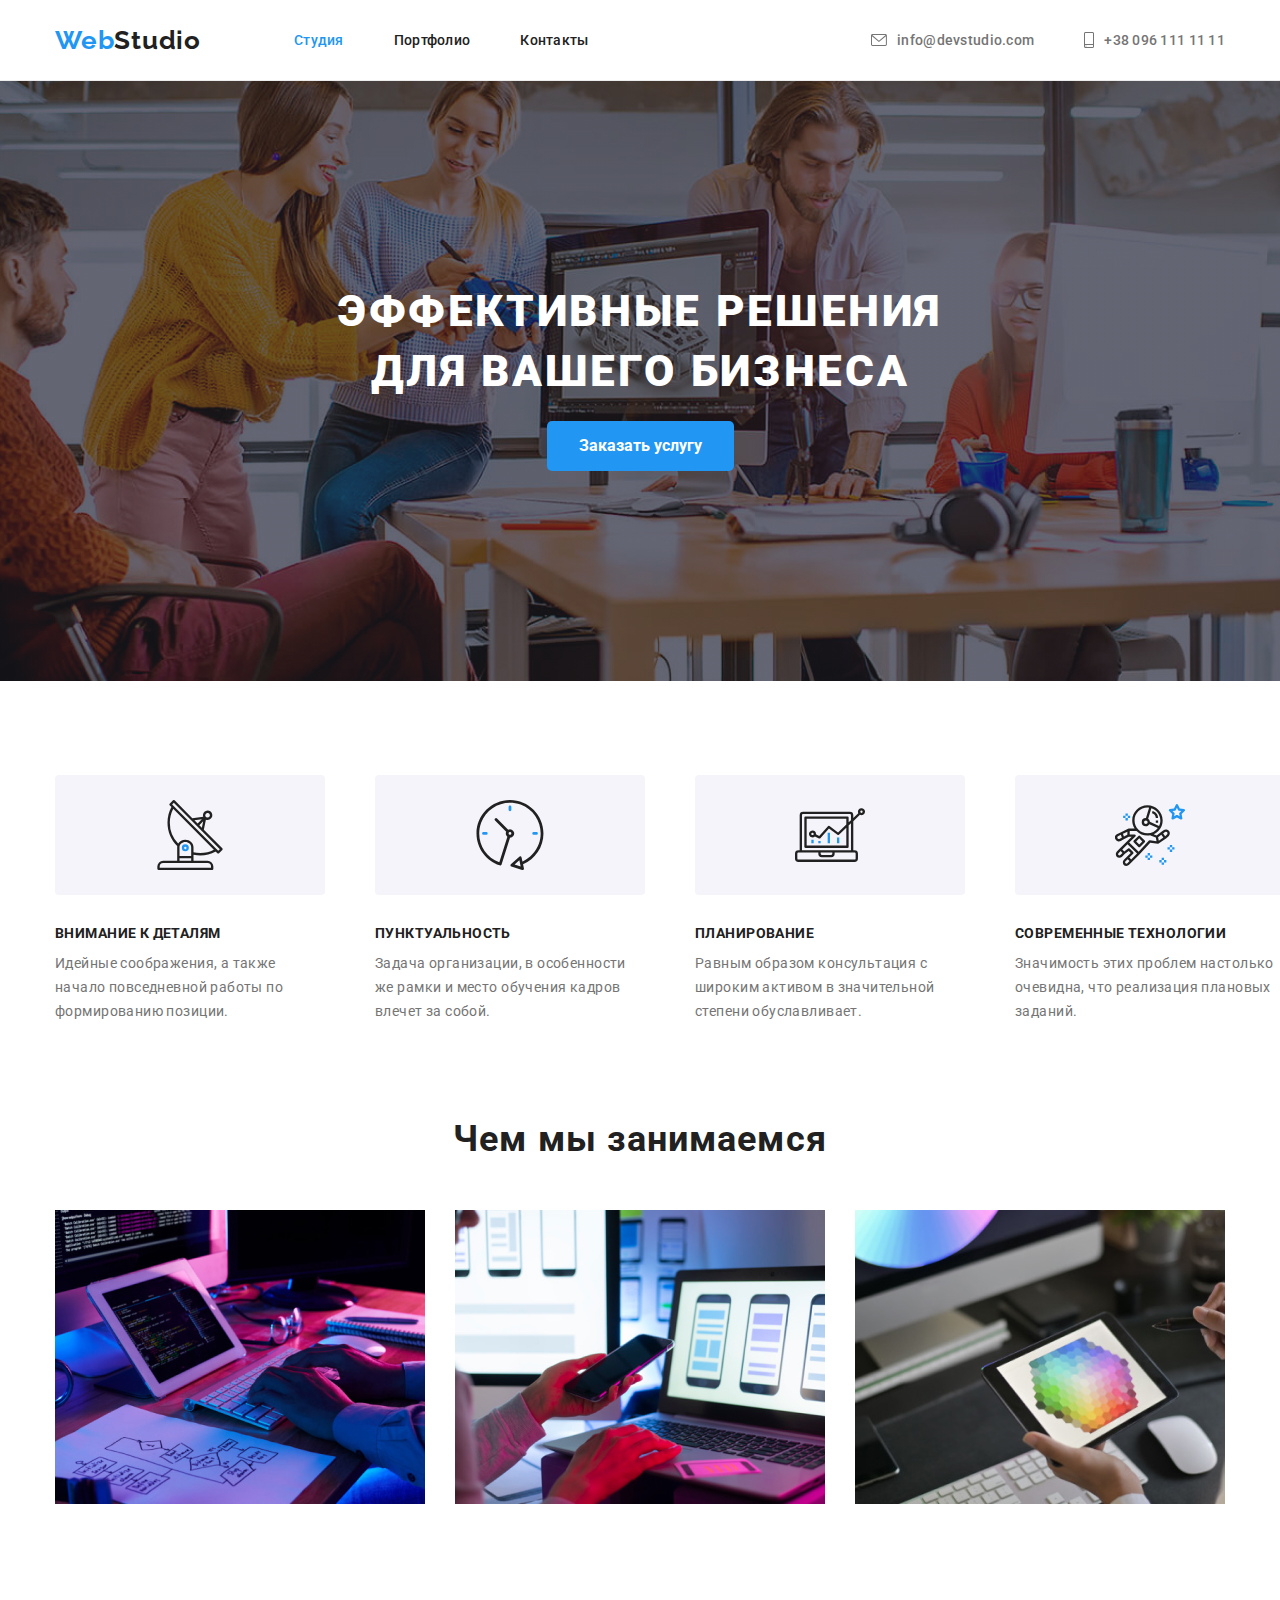
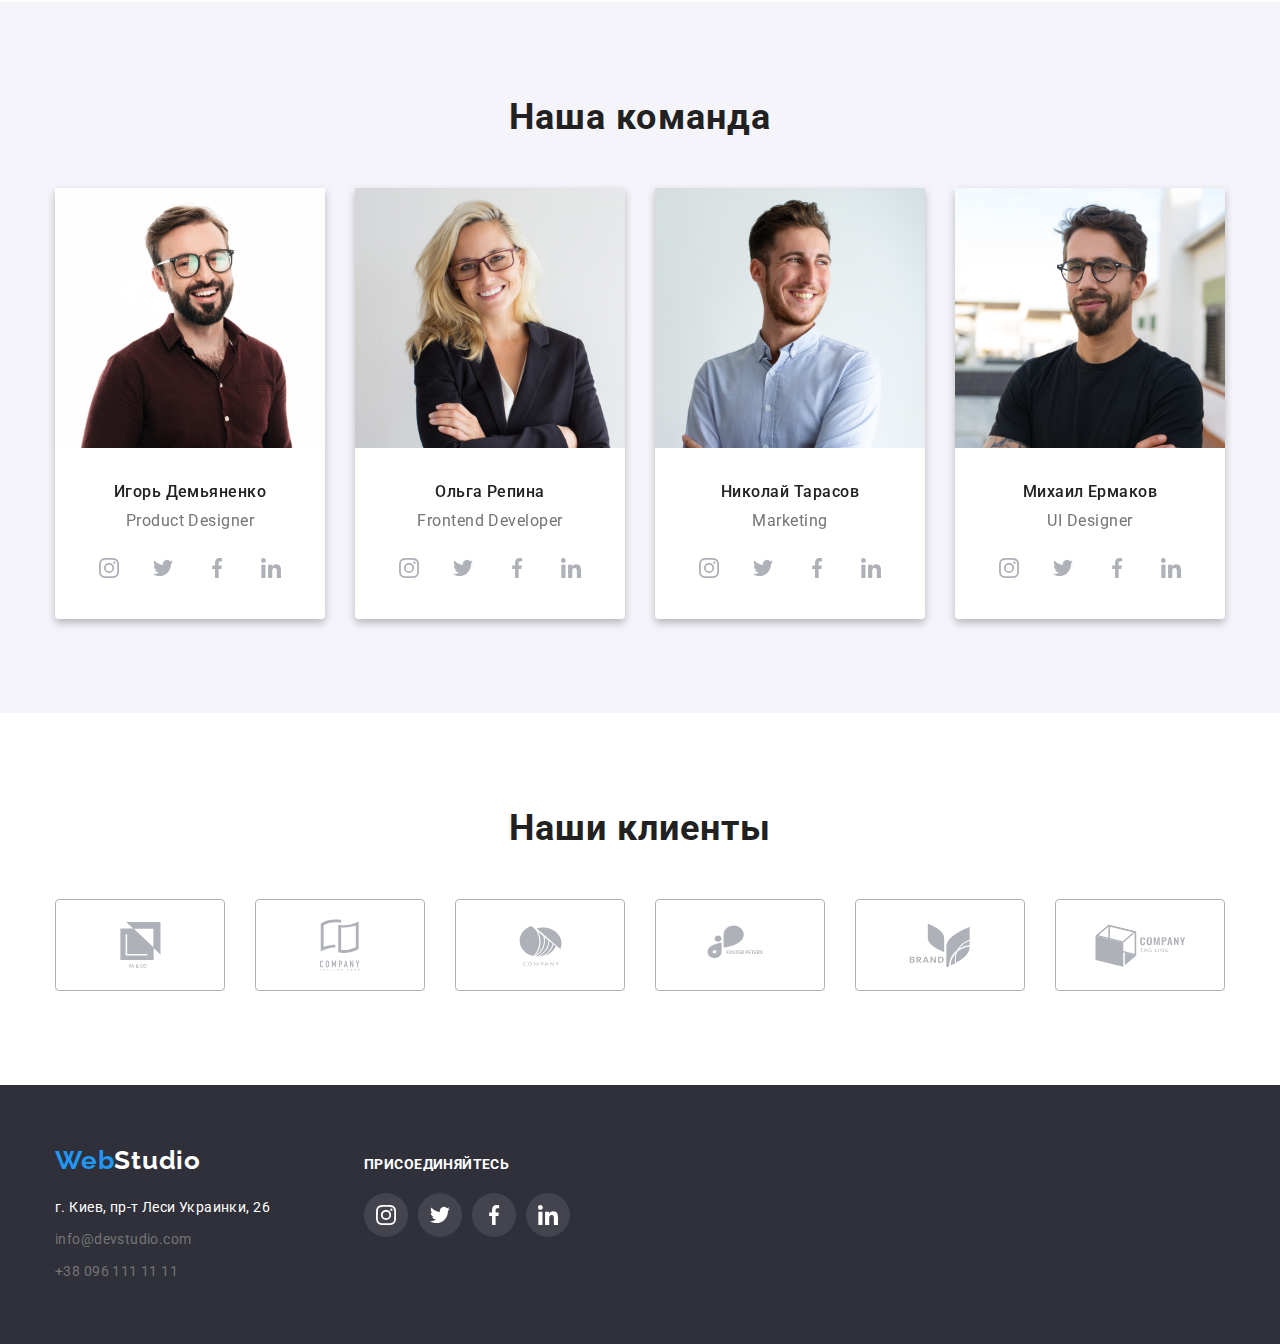
<file: index.html>
<!DOCTYPE html>
<html lang="en">
<head>
    <meta charset="UTF-8">
    <meta http-equiv="X-UA-Compatible" content="IE=edge">
    <meta name="viewport" content="width=device-width, initial-scale=1.0">
    <title>WebStudio</title>
    <link rel="preconnect" href="https://fonts.gstatic.com">
    <link href="https://fonts.googleapis.com/css2?family=Raleway:wght@700&family=Roboto:wght@400;500;700;900&display=swap"
        rel="stylesheet">
    <link rel="stylesheet" href="https://cdnjs.cloudflare.com/ajax/libs/modern-normalize/1.0.0/modern-normalize.min.css">
    <link rel="stylesheet" href="./css/style.css">
</head>
<body>
    <!-- Header -->
    <header class="header">
        <div class="container header-section">
            <!-- Название/логотип компании -->
            <a href="./index.html" class="main-logo"><span class="first-part-of-main-logo">Web</span>Studio</a>
            <!-- Навигация по сайту -->
            <nav>
                <ul class="nav-list">
                    <li class="nav-list-parts">
                        <a href="./index.html" class="nav-links on-this-page">Студия</a>
                    </li>
                    <li class="nav-list-parts">
                        <a href="./portfolio.html" class="nav-links">Портфолио</a>
                    </li>
                    <li class="nav-list-parts">
                        <a href="" class="nav-links">Контакты</a>
                    </li>
                </ul>
            </nav>
            <!-- Контакты -->
            <ul class="contact-list">
                <li class="contact-list-parts">
                    <a href="malito:info@devstudio.com" class="contact-links">
                        <svg class="contact-links-icons" width="16" height="12">
                            <use href="./images/icons.svg#icon-mail"></use>
                        </svg>
                        info@devstudio.com
                    </a>
                </li>
                <li class="contact-list-parts">
                    <a href="tel:+380961111111" class="contact-links">
                        <svg class="contact-links-icons" width="10" height="16">
                            <use href="./images/icons.svg#icon-smartphone"></use>
                        </svg>
                        +38 096 111 11 11
                    </a>
                </li>
            </ul>
        </div>
    </header>
    <!-- Main -->
    <main>
        <!-- Секция - главный посыл -->
        <section class="service">
            <div class="hero-section">
                <h1 class="main-message">Эффективные решения<br>для вашего бизнеса</h1> 
                <button type="button" class="order-service-button">Заказать услугу</button>
            </div>
        </section>
        <!-- Секция - Чем мы занимаемся -->
        <section class="our-values">
            <div class="container">
                <div class="our-values-section">
                    <ul class="our-value-list">
                        <li class="our-value-parts">
                            <div class="our-value-container-for-icon">
                                <svg class="our-value-icons">
                                    <use href="./images/icons.svg#icon-our-value-satellite"></use>
                                </svg>
                            </div>
                            <h3 class="our-value-headers">Внимание к деталям</h3>
                            <p class="our-value-descriptions">Идейные соображения, а также начало повседневной работы по формированию позиции.</p>
                        </li>
                        <li class="our-value-parts">
                            <div class="our-value-container-for-icon">
                                <svg class="our-value-icons">
                                    <use href="./images/icons.svg#icon-our-value-clock"></use>
                                </svg>
                            </div>
                            <h3 class="our-value-headers">Пунктуальность</h3>
                            <p class="our-value-descriptions">Задача организации, в особенности же рамки и место обучения кадров влечет за собой.</p>
                        </li>
                        <li class="our-value-parts">
                            <div class="our-value-container-for-icon">
                                <svg class="our-value-icons">
                                    <use href="./images/icons.svg#icon-our-value-computer"></use>
                                </svg>
                            </div>
                            <h3 class="our-value-headers">Планирование</h3>
                            <p class="our-value-descriptions">Равным образом консультация с широким активом в значительной степени обуславливает.</p>
                        </li>
                        <li class="our-value-parts">
                            <div class="our-value-container-for-icon">
                                <svg class="our-value-icons">
                                    <use href="./images/icons.svg#icon-our-value-astronaut"></use>
                                </svg>
                            </div>
                            <h3 class="our-value-headers">Современные технологии</h3>
                            <p class="our-value-descriptions">Значимость этих проблем настолько очевидна, что реализация плановых заданий.</p>
                        </li>
                    </ul>
                </div>
                <div class="what-we-do-section">
                    <h3 class="what-we-do-header">Чем мы занимаемся</h3>    
                    <ul class="what-we-do-list">
                        <li class="what-we-do-parts">
                            <img src="./images/what-we-do/box1.jpg" alt="Чем мы занимаемся1" width="370" height="294">
                        </li>
                        <li class="what-we-do-parts">
                            <img src="./images/what-we-do/box2.jpg" alt="Чем мы занимаемся2" width="370" height="294">
                        </li>
                        <li class="what-we-do-parts">
                            <img src="./images/what-we-do/box3.jpg" alt="Чем мы занимаемся3" width="370" height="294">
                        </li>
                    </ul>
                </div>
            </div>
        </section>
        <!-- Секция - Наша команда -->
        <section class="our-team">
            <div class="container">
                <div class="our-team-section">
                    <h2 class="our-team-header">Наша команда</h2>
                    <ul class="our-team-list">
                        <li class="our-team-cards">
                            <img class="our-team-photos" src="./images/our-team/img1.jpg" alt="Игорь Демьяненко" width="270" height="260">
                            <h3 class="our-team-members">Игорь Демьяненко</h3>
                            <p class="our-team-member-positions">Product Designer</p>
                            <ul class="socialmedia-list">
                                <li class="socialmedia-parts">
                                    <a href="#" class="socialmedia-links">
                                        <svg class="socialmedia-icons">
                                            <use href="./images/icons.svg#icon-instagram"></use>
                                        </svg>
                                    </a>
                                </li>
                                <li class="socialmedia-parts">
                                    <a href="#" class="socialmedia-links">
                                        <svg class="socialmedia-icons">
                                            <use href="./images/icons.svg#icon-twitter"></use>
                                        </svg>
                                    </a>
                                </li>
                                <li class="socialmedia-parts">
                                    <a href="#" class="socialmedia-links">
                                        <svg class="socialmedia-icons">
                                            <use href="./images/icons.svg#icon-facebook"></use>
                                        </svg>
                                    </a>
                                </li>
                                <li class="socialmedia-parts">
                                    <a href="#" class="socialmedia-links">
                                        <svg class="socialmedia-icons">
                                            <use href="./images/icons.svg#icon-linkedin"></use>
                                        </svg>
                                    </a>
                                </li>
                            </ul>
                        </li>
                        <li class="our-team-cards">
                            <img class="our-team-photos" src="./images/our-team/img2.jpg" alt="Ольга Репина" width="270" height="260">
                            <h3 class="our-team-members">Ольга Репина</h3>
                            <p class="our-team-member-positions">Frontend Developer</p>
                            <ul class="socialmedia-list">
                                <li class="socialmedia-parts">
                                    <a href="#" class="socialmedia-links">
                                        <svg class="socialmedia-icons">
                                            <use href="./images/icons.svg#icon-instagram"></use>
                                        </svg>
                                    </a>
                                </li>
                                <li class="socialmedia-parts">
                                    <a href="#" class="socialmedia-links">
                                        <svg class="socialmedia-icons">
                                            <use href="./images/icons.svg#icon-twitter"></use>
                                        </svg>
                                    </a>
                                </li>
                                <li class="socialmedia-parts">
                                    <a href="#" class="socialmedia-links">
                                        <svg class="socialmedia-icons">
                                            <use href="./images/icons.svg#icon-facebook"></use>
                                        </svg>
                                    </a>
                                </li>
                                <li class="socialmedia-parts">
                                    <a href="#" class="socialmedia-links">
                                        <svg class="socialmedia-icons">
                                            <use href="./images/icons.svg#icon-linkedin"></use>
                                        </svg>
                                    </a>
                                </li>
                            </ul>
                        </li>
                        <li class="our-team-cards">
                            <img class="our-team-photos" src="./images/our-team/img3.jpg" alt="Николай Тарасов" width="270" height="260">
                            <h3 class="our-team-members">Николай Тарасов</h3>
                            <p class="our-team-member-positions">Marketing</p>
                            <ul class="socialmedia-list">
                                <li class="socialmedia-parts">
                                    <a href="#" class="socialmedia-links">
                                        <svg class="socialmedia-icons">
                                            <use href="./images/icons.svg#icon-instagram"></use>
                                        </svg>
                                    </a>
                                </li>
                                <li class="socialmedia-parts">
                                    <a href="#" class="socialmedia-links">
                                        <svg class="socialmedia-icons">
                                            <use href="./images/icons.svg#icon-twitter"></use>
                                        </svg>
                                    </a>
                                </li>
                                <li class="socialmedia-parts">
                                    <a href="#" class="socialmedia-links">
                                        <svg class="socialmedia-icons">
                                            <use href="./images/icons.svg#icon-facebook"></use>
                                        </svg>
                                    </a>
                                </li>
                                <li class="socialmedia-parts">
                                    <a href="#" class="socialmedia-links">
                                        <svg class="socialmedia-icons">
                                            <use href="./images/icons.svg#icon-linkedin"></use>
                                        </svg>
                                    </a>
                                </li>
                            </ul>
                        </li>
                        <li class="our-team-cards">
                            <img class="our-team-photos" src="./images/our-team/img4.jpg" alt="Михаил Ермаков" width="270" height="260">
                            <h3 class="our-team-members">Михаил Ермаков</h3>
                            <p class="our-team-member-positions">UI Designer</p>
                            <ul class="socialmedia-list">
                                <li class="socialmedia-parts">
                                    <a href="#" class="socialmedia-links">
                                        <svg class="socialmedia-icons">
                                            <use href="./images/icons.svg#icon-instagram"></use>
                                        </svg>
                                    </a>
                                </li>
                                <li class="socialmedia-parts">
                                    <a href="#" class="socialmedia-links">
                                        <svg class="socialmedia-icons">
                                            <use href="./images/icons.svg#icon-twitter"></use>
                                        </svg>
                                    </a>
                                </li>
                                <li class="socialmedia-parts">
                                    <a href="#" class="socialmedia-links">
                                        <svg class="socialmedia-icons">
                                            <use href="./images/icons.svg#icon-facebook"></use>
                                        </svg>
                                    </a>
                                </li>
                                <li class="socialmedia-parts">
                                    <a href="#" class="socialmedia-links">
                                        <svg class="socialmedia-icons">
                                            <use href="./images/icons.svg#icon-linkedin"></use>
                                        </svg>
                                    </a>
                                </li>
                            </ul>
                        </li>
                    </ul>
                </div>
            </div>
        </section>
        <section class="our-clients-section">
            <div class="container">
                <h3 class="our-clients-header">Наши клиенты</h3>
                <ul class="our-clients-list">
                    <li class="our-clients-parts">
                        <a href="#" class="our-clients-links">
                            <svg class="our-clients-icons" width="41px" height="46px">
                                <use href="./images/icons.svg#icon-client1"></use>
                            </svg>
                        </a>
                    </li>   
                    <li class="our-clients-parts">
                        <a href="#" class="our-clients-links">
                            <svg class="our-clients-icons" width="40px" height="52px">
                                <use href="./images/icons.svg#icon-client2"></use>
                            </svg>
                        </a>
                    </li>
                    <li class="our-clients-parts">
                        <a href="#" class="our-clients-links">
                            <svg class="our-clients-icons" width="43px" height="41px">
                                <use href="./images/icons.svg#icon-client3"></use>
                            </svg>
                        </a>
                    </li>
                    <li class="our-clients-parts">
                        <a href="#" class="our-clients-links">
                            <svg class="our-clients-icons" width="84px" height="40px">
                                <use href="./images/icons.svg#icon-client4"></use>
                            </svg>
                        </a>
                    </li>
                    <li class="our-clients-parts">
                        <a href="#" class="our-clients-links">
                            <svg class="our-clients-icons" width="62px" height="45px">
                                <use href="./images/icons.svg#icon-client5"></use>
                            </svg>
                        </a>
                    </li>
                    <li class="our-clients-parts">
                        <a href="#" class="our-clients-links">
                            <svg class="our-clients-icons" width="93px" height="43px">
                                <use href="./images/icons.svg#icon-client6"></use>
                            </svg>
                        </a>
                    </li>
                </ul>
            </div>
        </section>
    </main>
    <!-- Footer -->
    <footer class="footer">
        <div class="container footer-parts">
            <div class="addresses-footer-part">
                <a href="" class="main-logo-in-footer"><span class="first-part-of-main-logo">Web</span><span class="second-part-of-main-logo">Studio</span></a>
                    <address>
                        <ul class="footer-addresses-list">
                            <li class="footer-addresses-parts">
                                <a href="" class="footer-contact-links"><span class="address-color">г. Киев, пр-т Леси Украинки, 26</span></a>
                            </li>
                            <li class="footer-addresses-parts">
                                <a  href="malito:info@devstudio.com" class="footer-contact-links">info@devstudio.com</a>
                            </li>   
                            <li class="footer-addresses-parts">
                                <a href="tel:+380961111111" class="footer-contact-links">+38 096 111 11 11</a>
                            </li>
                        </ul>
                    </address>
            </div>
            <div class="subscribe-footer-part">
                <h2 class="subscribe-header">Присоединяйтесь</h2>
                <ul class="socialmedia-list-footer">
                    <li class="socialmedia-parts-footer">
                        <a href="#" class="socialmedia-links-footer">
                            <svg class="socialmedia-icons-footer">
                                <use href="./images/icons.svg#icon-instagram"></use>
                            </svg>
                        </a>
                    </li>
                    <li class="socialmedia-parts-footer">
                        <a href="#" class="socialmedia-links-footer">
                            <svg class="socialmedia-icons-footer">
                                <use href="./images/icons.svg#icon-twitter"></use>
                            </svg>
                        </a>
                    </li>
                    <li class="socialmedia-parts-footer">
                        <a href="#" class="socialmedia-links-footer">
                            <svg class="socialmedia-icons-footer">
                                <use href="./images/icons.svg#icon-facebook"></use>
                            </svg>
                        </a>
                    </li>
                    <li class="socialmedia-parts-footer">
                        <a href="#" class="socialmedia-links-footer">
                            <svg class="socialmedia-icons-footer">
                                <use href="./images/icons.svg#icon-linkedin"></use>
                            </svg>
                        </a>
                    </li>
                </ul>
            </div>
        </div>
    </footer>   
</body>
</html>
</file>
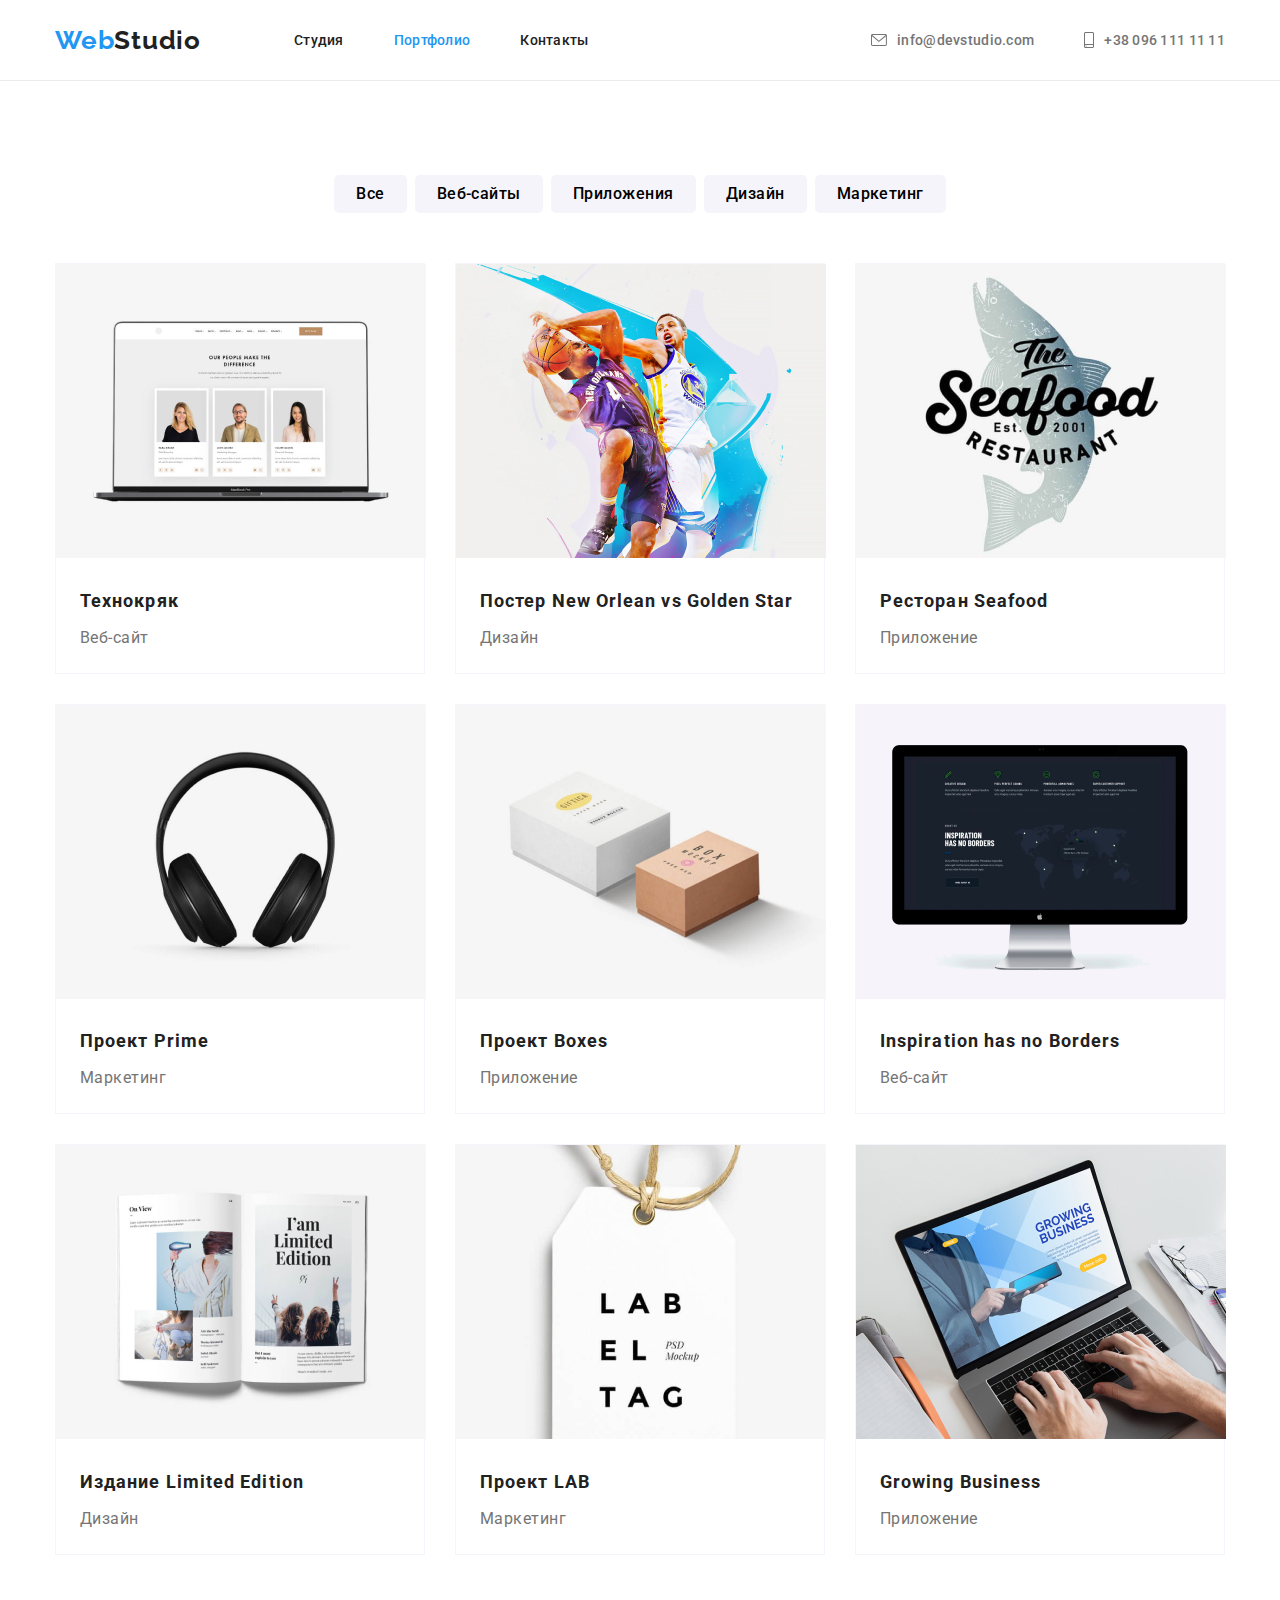
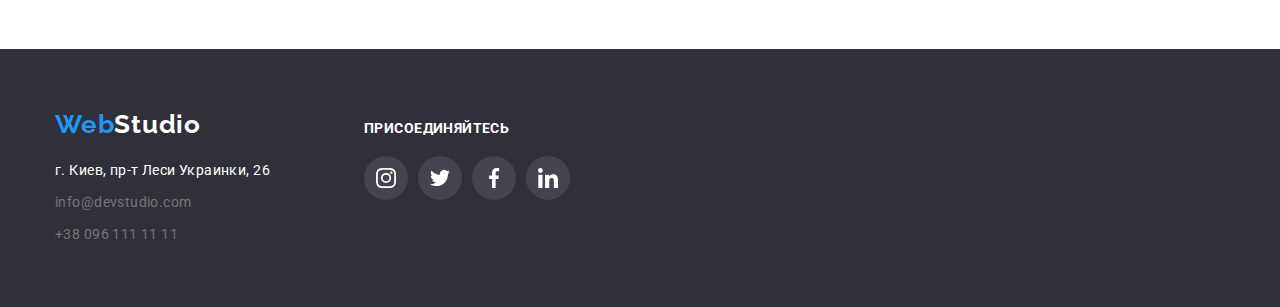
<file: portfolio.html>
<!DOCTYPE html>
<html lang="en">
<head>
    <meta charset="UTF-8">
    <meta http-equiv="X-UA-Compatible" content="IE=edge">
    <meta name="viewport" content="width=device-width, initial-scale=1.0">
    <title>Document</title>
    <link rel="preconnect" href="https://fonts.gstatic.com">
    <link href="https://fonts.googleapis.com/css2?family=Raleway:wght@700&family=Roboto:wght@400;500;700;900&display=swap"
        rel="stylesheet">
        <link rel="stylesheet" href="https://cdnjs.cloudflare.com/ajax/libs/modern-normalize/1.0.0/modern-normalize.min.css">
    <link rel="stylesheet" href="./css/style.css">
</head>
<body>
    <!-- Header -->
    <header class="header">
        <div class="container header-section">
            <!-- Название/логотип компании -->
            <a href="./index.html" class="main-logo"><span class="first-part-of-main-logo">Web</span>Studio</a>
            <!-- Навигация по сайту -->
            <nav>
                <ul class="nav-list">
                    <li class="nav-list-parts">
                        <a href="./index.html" class="nav-links">Студия</a>
                    </li>
                    <li class="nav-list-parts">
                        <a href="./portfolio.html" class="nav-links on-this-page">Портфолио</a>
                    </li>
                    <li class="nav-list-parts">
                        <a href="" class="nav-links">Контакты</a>
                    </li>
                </ul>
            </nav>
            <!-- Контакты -->
            <ul class="contact-list">
                <li class="contact-list-parts">
                    <a href="malito:info@devstudio.com" class="contact-links">
                        <svg class="contact-links-icons" width="16" height="12">
                            <use href="./images/icons.svg#icon-mail"></use>
                        </svg>
                        info@devstudio.com
                    </a>
                </li>
                <li class="contact-list-parts">
                    <a href="tel:+380961111111" class="contact-links">
                        <svg class="contact-links-icons" width="10" height="16">
                            <use href="./images/icons.svg#icon-smartphone"></use>
                        </svg>
                        +38 096 111 11 11
                    </a>
                </li>
            </ul>
        </div>
    </header>
    <!-- Main -->
    <main>
        <section class="all-projects">
            <div class="container all-projects-section">
                <ul class="project-button-list">
                    <li class="project-button-parts">
                        <button type="button" class="project-buttons">Все</button>
                    </li>
                    <li class="project-button-parts">
                        <button type="button" class="project-buttons">Веб-сайты</button>
                    </li>
                    <li class="project-button-parts">
                        <button type="button" class="project-buttons">Приложения</button>
                    </li>
                    <li class="project-button-parts">
                        <button type="button" class="project-buttons">Дизайн</button>
                    </li>
                    <li class="project-button-parts">
                        <button type="button" class="project-buttons">Маркетинг</button>
                    </li>
                </ul>
                <ul class="project-list">
                    <li class="project-parts">
                        <img src="./images/all-projects/img1.jpg" alt="img1" width="370" height="294">
                        <div class="project-about">
                            <h3 class="project-headers">Технокряк</h3>
                            <p class="project-types">Веб-сайт</p>
                        </div>
                    </li>
                    <li class="project-parts">
                        <img src="./images/all-projects/img2.jpg" alt="img2" width="370" height="294">
                        <div class="project-about">
                            <h3 class="project-headers">Постер New Orlean vs Golden Star</h3>
                            <p class="project-types">Дизайн</p>
                        </div>
                    </li>
                    <li class="project-parts">
                        <img src="./images/all-projects/img3.jpg" alt="img3" width="370" height="294">
                        <div class="project-about">
                            <h3 class="project-headers">Ресторан Seafood</h3>
                            <p class="project-types">Приложение</p>
                        </div>
                    </li>
                    <li class="project-parts">
                        <img src="./images/all-projects/img4.jpg" alt="img4" width="370" height="294">
                        <div class="project-about">
                            <h3 class="project-headers">Проект Prime</h3>
                            <p class="project-types">Маркетинг</p>
                        </div>
                    </li>
                    <li class="project-parts">
                        <img src="./images/all-projects/img5.jpg" alt="img5" width="370" height="294">
                        <div class="project-about">
                            <h3 class="project-headers">Проект Boxes</h3>
                            <p class="project-types">Приложение</p>
                        </div>
                    </li>
                    <li class="project-parts">
                        <img src="./images/all-projects/img6.jpg" alt="img6" width="370" height="294">
                        <div class="project-about">
                            <h3 class="project-headers">Inspiration has no Borders</h3>
                            <p class="project-types">Веб-сайт</p>
                        </div>
                    </li>
                    <li class="project-parts">
                        <img src="./images/all-projects/img7.jpg" alt="img7" width="370" height="294">
                        <div class="project-about">
                            <h3 class="project-headers">Издание Limited Edition</h3>
                            <p class="project-types">Дизайн</p>
                        </div>
                    </li>
                    <li class="project-parts">
                        <img src="./images/all-projects/img8.jpg" alt="img8" width="370" height="294">
                        <div class="project-about">
                            <h3 class="project-headers">Проект LAB</h3>
                            <p class="project-types">Маркетинг</p>
                        </div>
                    </li>
                    <li class="project-parts">
                        <img src="./images/all-projects/img9.jpg" alt="img9" width="370" height="294">
                        <div class="project-about">
                            <h3 class="project-headers">Growing Business</h3>
                            <p class="project-types">Приложение</p>
                        </div>
                    </li>
                </ul>
            </div>
        </section>
    </main>
    <!-- Footer -->
    <footer class="footer">
        <div class="container footer-parts">
            <div class="addresses-footer-part">
                <a href="" class="main-logo-in-footer"><span class="first-part-of-main-logo">Web</span><span
                        class="second-part-of-main-logo">Studio</span></a>
                <address>
                    <ul class="footer-addresses-list">
                        <li class="footer-addresses-parts">
                            <a href="" class="footer-contact-links"><span class="address-color">г. Киев, пр-т Леси Украинки,
                                    26</span></a>
                        </li>
                        <li class="footer-addresses-parts">
                            <a href="malito:info@devstudio.com" class="footer-contact-links">info@devstudio.com</a>
                        </li>
                        <li class="footer-addresses-parts">
                            <a href="tel:+380961111111" class="footer-contact-links">+38 096 111 11 11</a>
                        </li>
                    </ul>
                </address>
            </div>
            <div class="subscribe-footer-part">
                <h2 class="subscribe-header">Присоединяйтесь</h2>
                <ul class="socialmedia-list-footer">
                    <li class="socialmedia-parts-footer">
                        <a href="#" class="socialmedia-links-footer">
                            <svg class="socialmedia-icons-footer">
                                <use href="./images/icons.svg#icon-instagram"></use>
                            </svg>
                        </a>
                    </li>
                    <li class="socialmedia-parts-footer">
                        <a href="#" class="socialmedia-links-footer">
                            <svg class="socialmedia-icons-footer">
                                <use href="./images/icons.svg#icon-twitter"></use>
                            </svg>
                        </a>
                    </li>
                    <li class="socialmedia-parts-footer">
                        <a href="#" class="socialmedia-links-footer">
                            <svg class="socialmedia-icons-footer">
                                <use href="./images/icons.svg#icon-facebook"></use>
                            </svg>
                        </a>
                    </li>
                    <li class="socialmedia-parts-footer">
                        <a href="#" class="socialmedia-links-footer">
                            <svg class="socialmedia-icons-footer">
                                <use href="./images/icons.svg#icon-linkedin"></use>
                            </svg>
                        </a>
                    </li>
                </ul>
            </div>
        </div>
    </footer>
</body>
</html>
</file>
<file: css/style.css>
:root {
  --blue: #2196f3;
  --black: #212121;
  --light-grey: #757575;
  --very-light-grey: #f5f4fa;
  --grey: #2f303a;
  --white: #fff;
  --main-font: "Roboto", sans-serif;
  --logo-font: "Raleway", sans-serif;
}

* {
  margin: 0;
  padding: 0;
}

ul {
  list-style: none;
}

.container {
  width: 1200px;
  padding-left: 15px;
  padding-right: 15px;
  margin-left: auto;
  margin-right: auto;
  /* margin: 0 auto; */
}

a {
  color: inherit;
  text-decoration: none;
}

/* header styles */
.header-section {
  display: flex;
  align-items: center;
}

.header {
  background-color: var(--white);
  border-bottom: 1px solid #ececec;
}

/* logo*/
.main-logo {
  font-family: var(--logo-font);
  font-size: 26px;
  font-weight: 700;
  line-height: 1.173;
  letter-spacing: 0.03em;
  margin-right: 93px;
  padding-top: 24px;
  padding-bottom: 24px;
}

.first-part-of-main-logo {
  color: var(--blue);
}

/* nav list */
.nav-list {
  display: flex;
}

.nav-list-parts + .nav-list-parts {
  margin-left: 50px;
}

.nav-links {
  font-family: var(--main-font);
  font-style: normal;
  font-weight: 500;
  font-size: 14px;
  line-height: 1.172;
  letter-spacing: 0.02em;
  display: block;
  padding-top: 32px;
  padding-bottom: 32px;
}

/* contact-list */
.contact-list {
  display: flex;
  margin-left: auto;
}

.contact-list-parts + .contact-list-parts {
  margin-left: 50px;
}

.contact-links {
  color: var(--light-grey);
  font-family: var(--main-font);
  font-style: normal;
  font-weight: 500;
  font-size: 14px;
  line-height: 1.172;
  letter-spacing: 0.02em;
  display: block;
  padding-top: 32px;
  padding-bottom: 32px;
  display: inline-flex;
  align-items: center;
}

.contact-links-icons {
  fill: currentColor;
  margin-right: 10px;
}

/* ПСЕВДОЭЛЕМЕНТЫ */

/*
.contact-links-mail::before,
.contact-links-phone::before {
  content: "";
  display: inline-flex;
  margin-right: 10px;
}

.contact-links-mail::before {
  background-image: url(../images/all-icons/mail.svg);
  width: 16px;
  height: 12px;
}

.contact-links-phone::before {
  background-image: url(../images/all-icons/smartphone.svg);
  width: 10px;
  height: 16px;
}
*/

/* изменение цвета при наведении */
.nav-links:focus,
.nav-links:hover,
.contact-links:focus,
.contact-links:hover {
  color: var(--blue);
}

.on-this-page {
  color: var(--blue);
}

/* Основная часть */
body {
  font-family: var(--main-font);
  color: var(--black);
}

/* Секция - главный посыл */
.service {
  background-color: white;
}

.hero-section {
  padding-top: 200px;
  padding-bottom: 200px;
  text-align: center;
  max-width: 1600px;
  height: 600px;
  margin-left: auto;
  margin-right: auto;
  background-image: linear-gradient(
      to right,
      rgba(47, 48, 58, 0.4),
      rgba(47, 48, 58, 0.4)
    ),
    url(../images/hero-img.jpg);
  background-repeat: no-repeat;
  background-position: center;
  background-size: cover;
}

.main-message {
  color: white;
  font-weight: 900;
  font-size: 44px;
  line-height: 60px;
  letter-spacing: 0.06em;
  text-transform: uppercase;
  margin-bottom: 20px;
}

.order-service-button {
  font-family: var(--main-font);
  background-color: var(--blue);
  color: white;
  font-size: 16px;
  line-height: 1.875;
  font-weight: 700;
  border: 0;
  border-radius: 5px;
  padding: 10px 32px;
  cursor: pointer;
}

/* what-we-do */
.our-values {
  background-color: var(--white);
}

.our-values-section {
  padding-top: 94px;
  padding-bottom: 94px;
}

.our-value-list {
  display: flex;
}

.our-value-parts + .our-value-parts {
  margin-left: 50px;
}

.our-value-container-for-icon {
  background-color: var(--very-light-grey);
  width: 270px;
  height: 120px;
  border-radius: 4px;
  margin-bottom: 30px;
  display: flex;
  justify-content: center;
  align-items: center;
}

.our-value-icons {
  width: 70px;
  height: 70px;
}

.our-value-headers {
  font-style: normal;
  font-weight: 700;
  font-size: 14px;
  line-height: 1.172;
  letter-spacing: 0.03em;
  text-transform: uppercase;
  margin-bottom: 10px;
}

.our-value-descriptions {
  color: var(--light-grey);
  font-style: normal;
  font-weight: 400;
  font-size: 14px;
  line-height: 1.714;
  letter-spacing: 0.03em;
}

.what-we-do-section {
  padding-bottom: 94px;
}

.what-we-do-header {
  font-style: normal;
  font-weight: 700;
  font-size: 36px;
  line-height: 1.171;
  text-align: center;
  letter-spacing: 0.03em;
  margin-bottom: 50px;
}

.what-we-do-list {
  display: flex;
}

.what-we-do-parts + .what-we-do-parts {
  margin-left: 30px;
}

/* Наша команда */
.our-team {
  background-color: var(--very-light-grey);
}

.our-team-section {
  padding-top: 94px;
  padding-bottom: 94px;
}

.our-team-list {
  display: flex;
}

.our-team-cards {
  background-color: white;
  border-radius: 0px 0px 4px 4px;
  filter: drop-shadow(0px 4px 4px rgba(0, 0, 0, 0.25));
}

.our-team-cards + .our-team-cards {
  margin-left: 30px;
}

.our-team-header {
  font-style: normal;
  font-weight: 700;
  font-size: 36px;
  line-height: 1.171;
  text-align: center;
  letter-spacing: 0.03em;
  margin-bottom: 50px;
}

.our-team-photos {
  margin-bottom: 30px;
}

.our-team-members {
  font-style: normal;
  font-weight: 500;
  font-size: 16px;
  line-height: 1.171;
  text-align: center;
  letter-spacing: 0.03em;
  margin-bottom: 10px;
}

.our-team-member-positions {
  color: var(--light-grey);
  font-style: normal;
  font-weight: 400;
  font-size: 16px;
  line-height: 1.171;
  text-align: center;
  letter-spacing: 0.03em;
  margin-bottom: 16px;
}

.socialmedia-list {
  display: flex;
  justify-content: center;
  margin: 0 auto;
  margin-bottom: 29px;
  justify-content: center;
}

.socialmedia-parts + .socialmedia-parts {
  margin-left: 10px;
}

.socialmedia-links {
  width: 44px;
  height: 44px;
  color: #afb1b8;
  border-radius: 50%;
  display: flex;
  justify-content: center;
  align-items: center;
}

.socialmedia-links:hover {
  background-color: var(--blue);
  filter: drop-shadow(0px 4px 4px rgba(0, 0, 0, 0.25));
  color: white;
}

.socialmedia-icons {
  width: 20px;
  height: 20px;
  fill: currentColor;
}

.socialmedia-icons:hover {
  fill: currentColor;
}

/* Наши клиенты */
.our-clients-header {
  font-style: normal;
  font-weight: 700;
  font-size: 36px;
  line-height: 1.171;
  text-align: center;
  letter-spacing: 0.03em;
  margin-bottom: 50px;
}

.our-clients-section {
  padding-top: 94px;
  padding-bottom: 94px;
}

.our-clients-list {
  display: flex;
  justify-content: center;
  margin: 0 auto;
  justify-content: center;
}

.our-clients-parts + .our-clients-parts {
  margin-left: 30px;
}

.our-clients-links {
  width: 170px;
  height: 92px;
  color: #afb1b8;
  border: 1px solid #afb1b8;
  border-radius: 4px;
  display: flex;
  justify-content: center;
  align-items: center;
}

.our-clients-links:hover {
  border: 1px solid var(--blue);
  border-radius: 4px;
  color: var(--blue);
}

.our-clients-icons {
  fill: currentColor;
}

/* футтер */
footer {
  background-color: var(--grey);
  padding-top: 60px;
  padding-bottom: 60px;
}

.main-logo-in-footer {
  display: block;
  margin-bottom: 20px;
}

.main-logo-in-footer {
  font-family: var(--logo-font);
  font-size: 26px;
  font-weight: 700;
  line-height: 1.173;
  letter-spacing: 0.03em;
  margin-right: 93px;
}

.second-part-of-main-logo {
  color: #fff;
}

.address-color {
  color: #fff;
}

/*
.footer-addresses-parts + .footer-addresses-parts {
  margin-top: 8px;
}
*/

.footer-addresses-parts {
  margin-bottom: 8px;
}

.footer-addresses-parts:last-child {
  margin-bottom: 0;
}

.footer-contact-links {
  color: var(--light-grey);
  font-style: normal;
  font-weight: 400;
  font-size: 14px;
  line-height: 1.714;
  letter-spacing: 0.03em;
}

.address-color:focus,
.address-color:hover {
  color: var(--blue);
}

.footer-contact-links:focus,
.footer-contact-links:hover {
  color: var(--blue);
}

.footer-parts {
  display: flex;
  align-items: baseline;
}

.subscribe-footer-part {
  margin-left: 70px;
}

.subscribe-header {
  color: #fff;
  font-style: normal;
  font-weight: 700;
  font-size: 14px;
  line-height: 1.172;
  letter-spacing: 0.03em;
  text-transform: uppercase;
  margin-bottom: 20px;
}

.socialmedia-list-footer {
  display: flex;
}

.socialmedia-parts-footer + .socialmedia-parts-footer {
  margin-left: 10px;
}

.socialmedia-links-footer {
  background-color: #43444d;
  width: 44px;
  height: 44px;
  color: white;
  border-radius: 50%;
  display: flex;
  justify-content: center;
  align-items: center;
}

.socialmedia-links-footer:hover {
  background-color: var(--blue);
  filter: drop-shadow(0px 4px 4px rgba(0, 0, 0, 0.25));
  color: white;
}

.socialmedia-icons-footer {
  width: 20px;
  height: 20px;
  fill: currentColor;
}

.socialmedia-icons-footer:hover {
  fill: currentColor;
}

/* PORTFOLIO PAGE */
.all-projects {
  background-color: var(--white);
}

.all-projects-section {
  padding-top: 94px;
  padding-bottom: 94px;
}

.project-button-list {
  display: flex;
  margin-bottom: 50px;
  justify-content: center;
}

.project-button-parts + .project-button-parts {
  margin-left: 8px;
}

.project-buttons {
  font-family: var(--main-font);
  background-color: var(--very-light-grey);
  color: #000;
  font-size: 16px;
  line-height: 1.625;
  font-weight: 500;
  border: 0;
  border-radius: 5px;
  padding: 6px 22px;
  cursor: pointer;
  text-align: center;
  letter-spacing: 0.03em;
}

.project-buttons:hover,
.project-buttons:focus {
  background-color: var(--blue);
  color: var(--white);
  filter: drop-shadow(0px 4px 4px rgba(0, 0, 0, 0.25));
}

.project-list {
  display: flex;
  flex-wrap: wrap;
}

.project-parts {
  width: 370px;
  margin-right: 30px;
  margin-bottom: 30px;
  border: solid 1px #f5f4fa;
}

.project-parts:hover {
  box-shadow: 0px 1px 1px rgba(0, 0, 0, 0.12), 0px 4px 4px rgba(0, 0, 0, 0.06),
    1px 4px 6px rgba(0, 0, 0, 0.16);
}

.project-parts:nth-child(3n) {
  margin-right: 0;
}

.project-parts:nth-last-child(-n + 3) {
  margin-bottom: 0px;
}

.project-about {
  padding: 20px 24px 20px 24px;
}

.project-headers {
  color: var(--black);
  font-style: normal;
  font-weight: 700;
  font-size: 18px;
  line-height: 2;
  letter-spacing: 0.06em;
  margin-bottom: 4px;
}

.project-types {
  color: var(--light-grey);
  font-style: normal;
  font-weight: 400;
  font-size: 16px;
  line-height: 1.875;
  letter-spacing: 0.03em;
}
</file>
